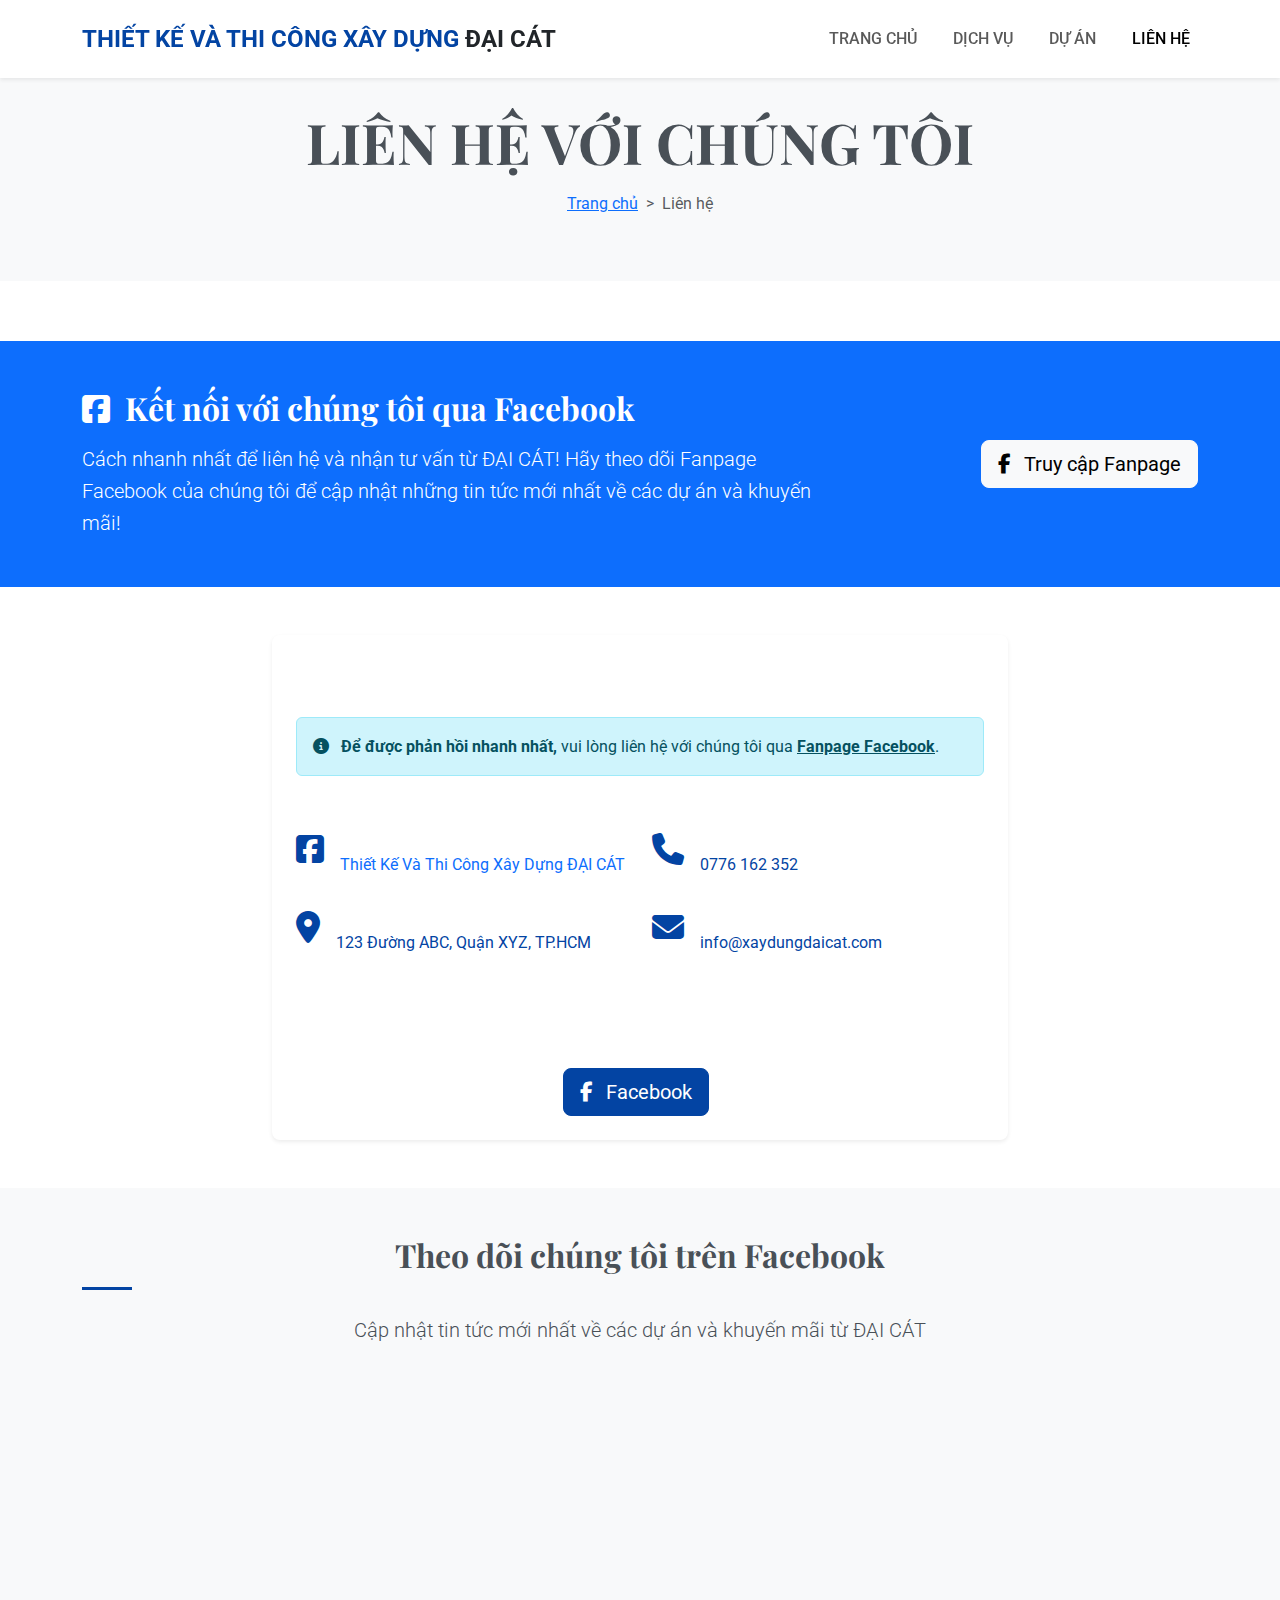
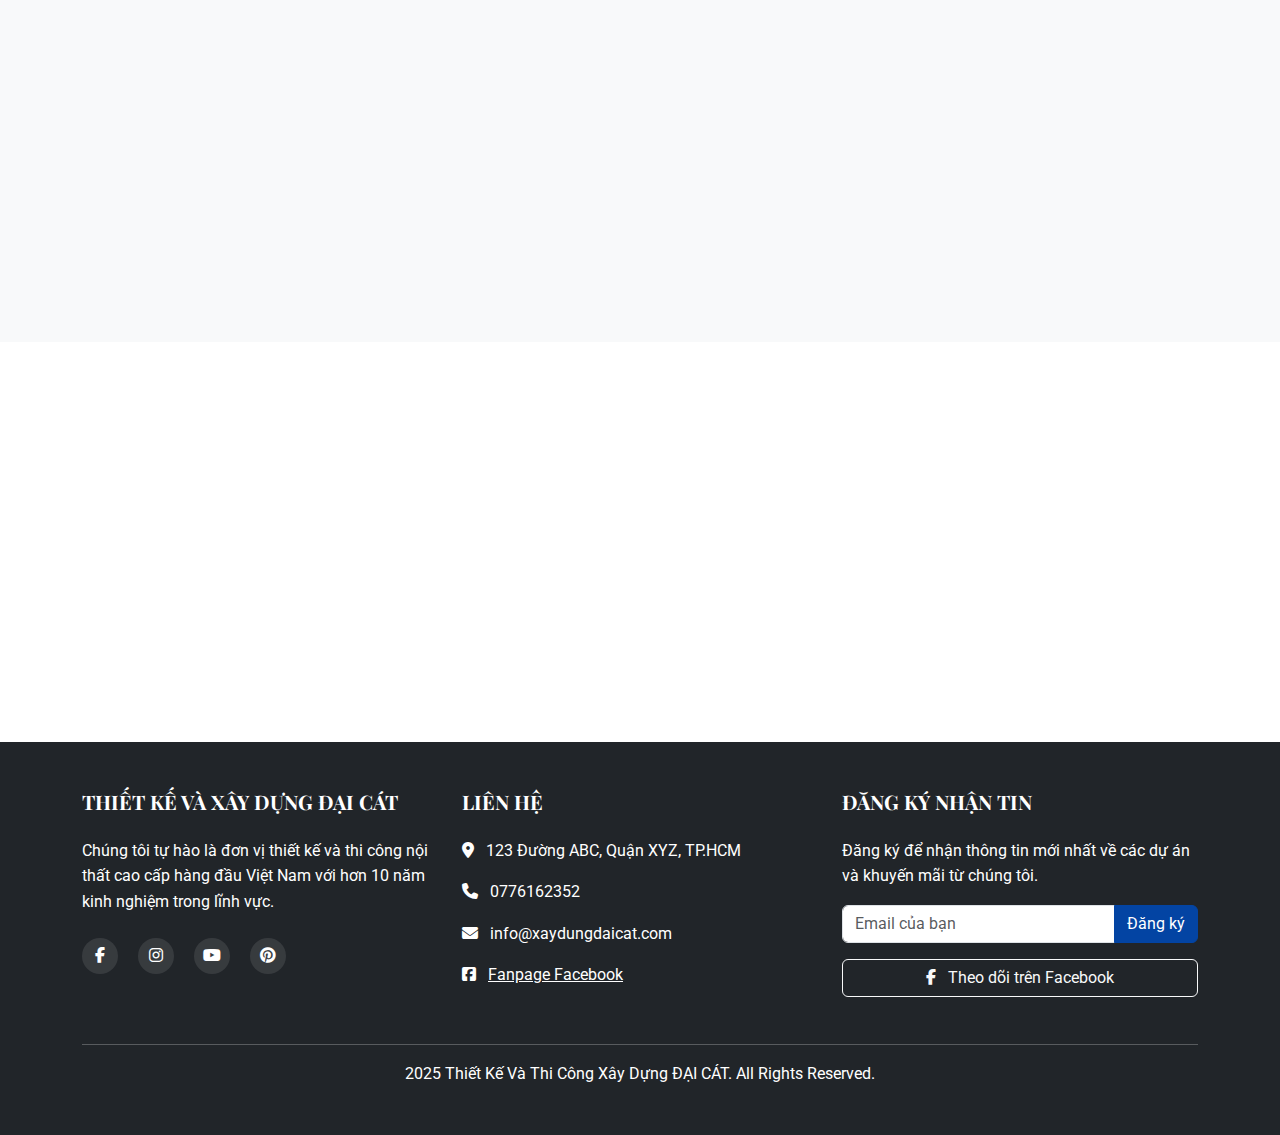
<file: contact.html>
<!DOCTYPE html>
<html lang="vi">
<head>
    <meta charset="UTF-8">
    <meta name="viewport" content="width=device-width, initial-scale=1.0">
    <title>Liên Hệ - Thiết Kế Và Thi Công Xây Dựng ĐẠI CÁT</title>
    
    <!-- Bootstrap CSS -->
    <link href="https://cdnjs.cloudflare.com/ajax/libs/bootstrap/5.3.0/css/bootstrap.min.css" rel="stylesheet">
    
    <!-- Font Awesome -->
    <link href="https://cdnjs.cloudflare.com/ajax/libs/font-awesome/6.4.0/css/all.min.css" rel="stylesheet">
    
    <!-- Google Fonts -->
    <link href="https://fonts.googleapis.com/css2?family=Roboto:wght@300;400;500;700&family=Playfair+Display:wght@400;500;700&display=swap" rel="stylesheet">
    
    <!-- Custom CSS -->
    <link href="css/style.css" rel="stylesheet">
</head>
<body>
    <!-- Header & Navigation -->
    <header>
        <nav class="navbar navbar-expand-lg navbar-light bg-white fixed-top shadow-sm">
            <div class="container">
                <a class="navbar-brand" href="index.html">
                    <span class="fw-bold text-primary">THIẾT KẾ VÀ THI CÔNG XÂY DỰNG</span> <span class="text-dark">ĐẠI CÁT</span>
                </a>
                <button class="navbar-toggler" type="button" data-bs-toggle="collapse" data-bs-target="#navbarNav">
                    <span class="navbar-toggler-icon"></span>
                </button>
                <div class="collapse navbar-collapse" id="navbarNav">
                    <ul class="navbar-nav ms-auto">
                        <li class="nav-item">
                            <a class="nav-link" href="index.html">TRANG CHỦ</a>
                        </li>
                        <li class="nav-item">
                            <a class="nav-link" href="services.html">DỊCH VỤ</a>
                        </li>
                        <li class="nav-item">
                            <a class="nav-link" href="projects.html">DỰ ÁN</a>
                        </li>
                        <li class="nav-item">
                            <a class="nav-link active" href="contact.html">LIÊN HỆ</a>
                        </li>
                    </ul>
                </div>
            </div>
        </nav>
    </header>

    <!-- Page Header -->
    <section class="page-header py-5 bg-light">
        <div class="container">
            <div class="row">
                <div class="col-12 text-center">
                    <h1 class="display-4 fw-bold">LIÊN HỆ VỚI CHÚNG TÔI</h1>
                    <nav aria-label="breadcrumb">
                        <ol class="breadcrumb justify-content-center">
                            <li class="breadcrumb-item"><a href="index.html">Trang chủ</a></li>
                            <li class="breadcrumb-item active" aria-current="page">Liên hệ</li>
                        </ol>
                    </nav>
                </div>
            </div>
        </div>
    </section>

    <!-- Facebook Banner -->
    <section class="facebook-banner py-5 bg-primary text-white">
        <div class="container">
            <div class="row align-items-center">
                <div class="col-lg-8 mb-4 mb-lg-0">
                    <h2 class="mb-3"><i class="fab fa-facebook-square me-2"></i> Kết nối với chúng tôi qua Facebook</h2>
                    <p class="lead mb-0">Cách nhanh nhất để liên hệ và nhận tư vấn từ ĐẠI CÁT! Hãy theo dõi Fanpage Facebook của chúng tôi để cập nhật những tin tức mới nhất về các dự án và khuyến mãi!</p>
                </div>
                <div class="col-lg-4 text-lg-end">
                    <a href="https://www.facebook.com/profile.php?id=61574949336067&mibextid=wwXIfr" target="_blank" class="btn btn-light btn-lg"><i class="fab fa-facebook-f me-2"></i> Truy cập Fanpage</a>
                </div>
            </div>
        </div>
    </section>

    <!-- Contact Section -->
    <section class="contact-section py-5">
        <div class="container">
            <div class="row justify-content-center">
                <div class="col-lg-8">
                    <div class="contact-info p-4 bg-white shadow-sm">
                        <h3 class="mb-4 text-center">Thông tin liên hệ</h3>
                        <div class="alert alert-info" role="alert">
                            <i class="fas fa-info-circle me-2"></i> <strong>Để được phản hồi nhanh nhất,</strong> vui lòng liên hệ với chúng tôi qua <a href="https://www.facebook.com/profile.php?id=61574949336067&mibextid=wwXIfr" target="_blank" class="alert-link">Fanpage Facebook</a>.
                        </div>
                        
                        <div class="row mt-5">
                            <div class="col-md-6 mb-4">
                                <!-- Facebook Contact -->
                                <div class="contact-item d-flex align-items-center mb-4">
                                    <div class="contact-icon me-3">
                                        <i class="fab fa-facebook-square fa-2x text-primary"></i>
                                    </div>
                                    <div class="contact-text">
                                        <h5 class="mb-1">Facebook</h5>
                                        <p class="mb-0 text-primary"><a href="https://www.facebook.com/profile.php?id=61574949336067&mibextid=wwXIfr" target="_blank" class="text-decoration-none">Thiết Kế Và Thi Công Xây Dựng ĐẠI CÁT</a></p>
                                    </div>
                                </div>
                                
                                <div class="contact-item d-flex align-items-center mb-4">
                                    <div class="contact-icon me-3">
                                        <i class="fas fa-map-marker-alt fa-2x text-primary"></i>
                                    </div>
                                    <div class="contact-text">
                                        <h5 class="mb-1">Địa chỉ</h5>
                                        <p class="mb-0 text-primary">123 Đường ABC, Quận XYZ, TP.HCM</p>
                                    </div>
                                </div>
                            </div>
                            
                            <div class="col-md-6 mb-4">
                                <div class="contact-item d-flex align-items-center mb-4">
                                    <div class="contact-icon me-3">
                                        <i class="fas fa-phone fa-2x text-primary"></i>
                                    </div>
                                    <div class="contact-text">
                                        <h5 class="mb-1">Điện thoại</h5>
                                        <p class="mb-0 text-primary">0776 162 352</p>
                                    </div>
                                </div>
                                
                                <div class="contact-item d-flex align-items-center mb-4">
                                    <div class="contact-icon me-3">
                                        <i class="fas fa-envelope fa-2x text-primary"></i>
                                    </div>
                                    <div class="contact-text">
                                        <h5 class="mb-1">Email</h5>
                                        <p class="mb-0 text-primary">info@xaydungdaicat.com</p>
                                    </div>
                                </div>
                            </div>
                        </div>
                        
                        <div class="text-center mt-4">
                            <h5 class="mb-3">Kết nối với chúng tôi</h5>
                            <a href="https://www.facebook.com/profile.php?id=61574949336067&mibextid=wwXIfr" target="_blank" class="btn btn-primary btn-lg me-2"><i class="fab fa-facebook-f me-2"></i> Facebook</a>
                        </div>
                    </div>
                </div>
            </div>
        </div>
    </section>

    <!-- Facebook Page Plugin -->
    <section class="facebook-plugin py-5 bg-light">
        <div class="container">
            <div class="row">
                <div class="col-12 text-center mb-4">
                    <h2 class="section-title">Theo dõi chúng tôi trên Facebook</h2>
                    <p class="lead">Cập nhật tin tức mới nhất về các dự án và khuyến mãi từ ĐẠI CÁT</p>
                </div>
                <div class="col-12 d-flex justify-content-center">
                    <div class="fb-page-embed">
                        <iframe src="https://www.facebook.com/plugins/page.php?href=https%3A%2F%2Fwww.facebook.com%2Fprofile.php%3Fid%3D61574949336067&tabs=timeline&width=500&height=500&small_header=false&adapt_container_width=true&hide_cover=false&show_facepile=true&appId" width="500" height="500" style="border:none;overflow:hidden" scrolling="no" frameborder="0" allowfullscreen="true" allow="autoplay; clipboard-write; encrypted-media; picture-in-picture; web-share"></iframe>
                    </div>
                </div>
            </div>
        </div>
    </section>

    <!-- Google Map -->
    <section class="map-section">
        <div class="container-fluid p-0">
            <div class="map-container">
                <iframe src="https://www.google.com/maps/embed?pb=!1m18!1m12!1m3!1d3919.4241674197356!2d106.68800562777268!3d10.776545940948837!2m3!1f0!2f0!3f0!3m2!1i1024!2i768!4f13.1!3m3!1m2!1s0x31752f38f9ed887b%3A0x14aded5703768989!2zUGjhuqFtIE5nxakgTMOjbywgUXXhuq1uIDEsIFRow6BuaCBwaOG7kSBI4buTIENow60gTWluaCwgVmnhu4d0IE5hbQ!5e0!3m2!1svi!2s!4v1681807666645!5m2!1svi!2s" width="100%" height="450" style="border:0;" allowfullscreen="" loading="lazy" referrerpolicy="no-referrer-when-downgrade"></iframe>
            </div>
        </div>
    </section>

    <!-- Footer -->
    <footer class="bg-dark text-white py-5">
        <div class="container">
            <div class="row">
                <div class="col-md-4 mb-4">
                    <h5 class="mb-4">THIẾT KẾ VÀ XÂY DỰNG ĐẠI CÁT</h5>
                    <p>Chúng tôi tự hào là đơn vị thiết kế và thi công nội thất cao cấp hàng đầu Việt Nam với hơn 10 năm kinh nghiệm trong lĩnh vực.</p>
                    <div class="social-icons mt-4">
                        <a href="https://www.facebook.com/profile.php?id=61574949336067&mibextid=wwXIfr" target="_blank" class="text-white me-3"><i class="fab fa-facebook-f"></i></a>
                        <a href="#" class="text-white me-3"><i class="fab fa-instagram"></i></a>
                        <a href="#" class="text-white me-3"><i class="fab fa-youtube"></i></a>
                        <a href="#" class="text-white"><i class="fab fa-pinterest"></i></a>
                    </div>
                </div>
                <div class="col-md-4 mb-4">
                    <h5 class="mb-4">LIÊN HỆ</h5>
                    <p><i class="fas fa-map-marker-alt me-2"></i> 123 Đường ABC, Quận XYZ, TP.HCM</p>
                    <p><i class="fas fa-phone me-2"></i> 0776162352</p>
                    <p><i class="fas fa-envelope me-2"></i> info@xaydungdaicat.com</p>
                    <p><i class="fab fa-facebook-square me-2"></i> <a href="https://www.facebook.com/profile.php?id=61574949336067&mibextid=wwXIfr" target="_blank" class="text-white">Fanpage Facebook</a></p>
                </div>
                <div class="col-md-4 mb-4">
                    <h5 class="mb-4">ĐĂNG KÝ NHẬN TIN</h5>
                    <p>Đăng ký để nhận thông tin mới nhất về các dự án và khuyến mãi từ chúng tôi.</p>
                    <form>
                        <div class="input-group mb-3">
                            <input type="email" class="form-control" placeholder="Email của bạn">
                            <button class="btn btn-primary" type="submit">Đăng ký</button>
                        </div>
                    </form>
                    <div class="mt-3">
                        <a href="https://www.facebook.com/profile.php?id=61574949336067&mibextid=wwXIfr" target="_blank" class="btn btn-outline-light w-100"><i class="fab fa-facebook-f me-2"></i> Theo dõi trên Facebook</a>
                    </div>
                </div>
            </div>
            <hr>
            <div class="text-center">
                <p class="mb-0"> 2025 Thiết Kế Và Thi Công Xây Dựng ĐẠI CÁT. All Rights Reserved.</p>
            </div>
        </div>
    </footer>

    <!-- Bootstrap & jQuery JS -->
    <script src="https://cdnjs.cloudflare.com/ajax/libs/jquery/3.6.0/jquery.min.js"></script>
    <script src="https://cdnjs.cloudflare.com/ajax/libs/bootstrap/5.3.0/js/bootstrap.bundle.min.js"></script>
    
    <!-- Custom JS -->
    <script src="js/scripts.js"></script>
</body>
</html>
</file>
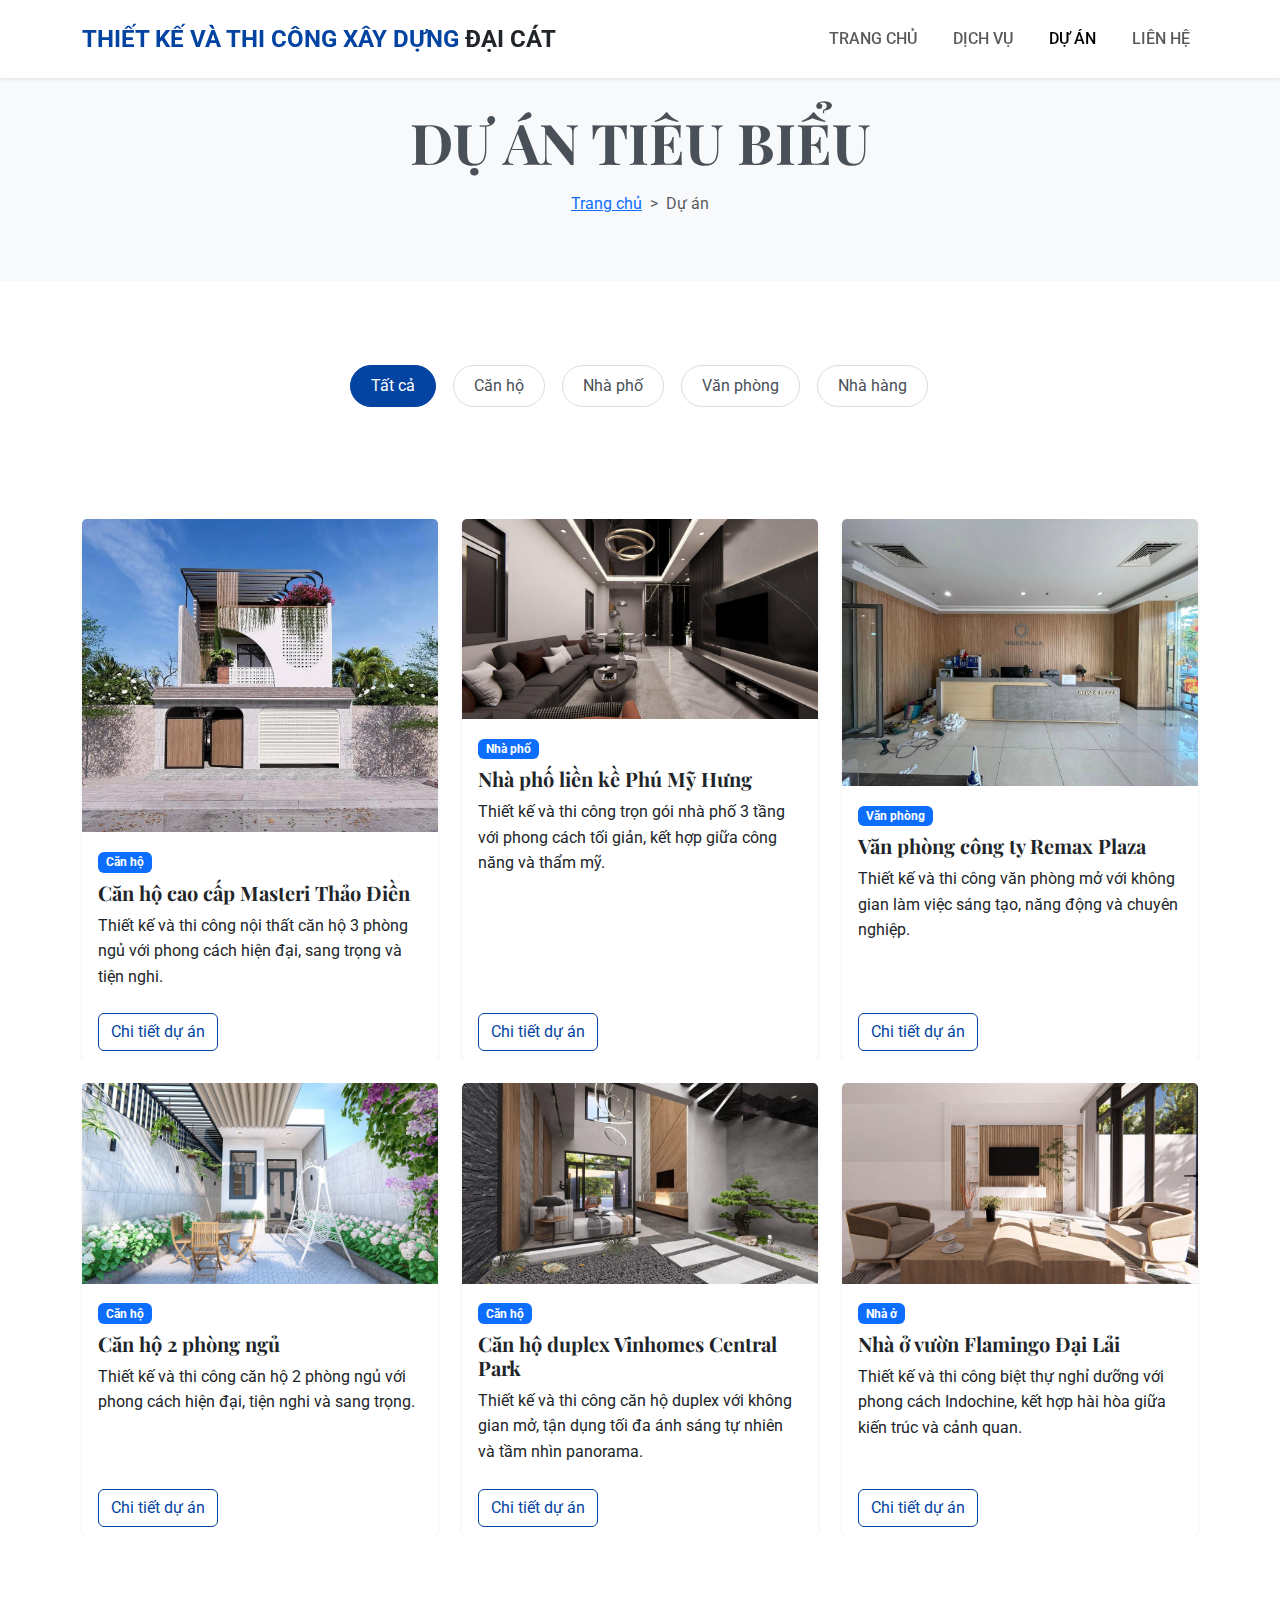
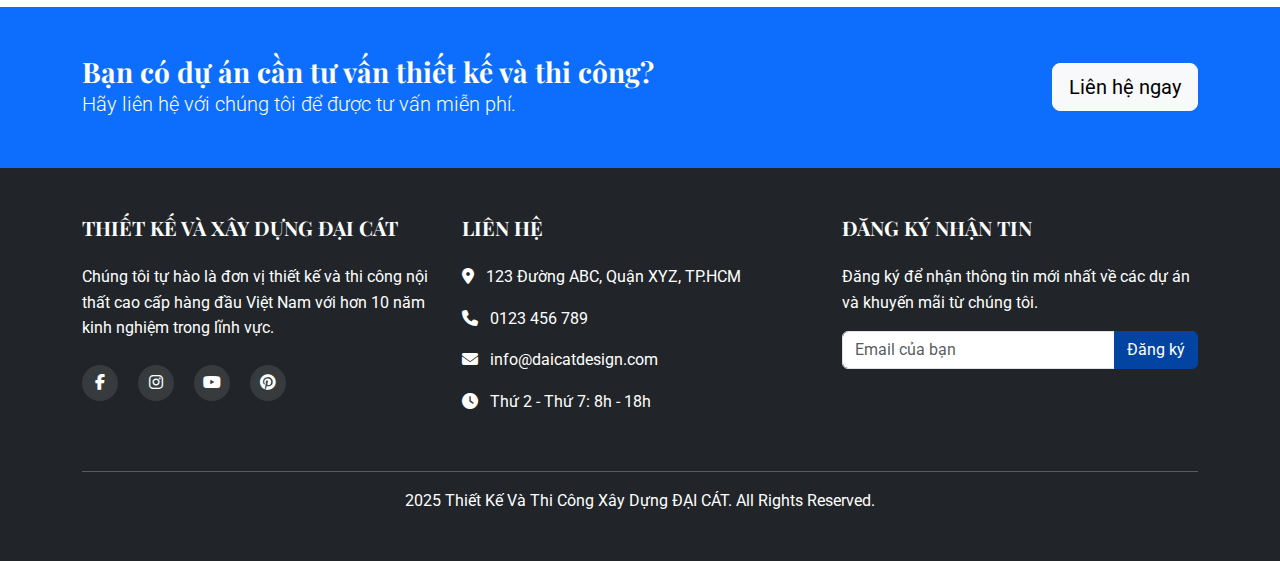
<file: projects.html>
<!DOCTYPE html>
<html lang="vi">
<head>
    <meta charset="UTF-8">
    <meta name="viewport" content="width=device-width, initial-scale=1.0">
    <title>Dự Án - Thiết Kế Và Thi Công Xây Dựng ĐẠI CÁT</title>
    
    <!-- Bootstrap CSS -->
    <link href="https://cdnjs.cloudflare.com/ajax/libs/bootstrap/5.3.0/css/bootstrap.min.css" rel="stylesheet">
    
    <!-- Font Awesome -->
    <link href="https://cdnjs.cloudflare.com/ajax/libs/font-awesome/6.4.0/css/all.min.css" rel="stylesheet">
    
    <!-- Google Fonts -->
    <link href="https://fonts.googleapis.com/css2?family=Roboto:wght@300;400;500;700&family=Playfair+Display:wght@400;500;700&display=swap" rel="stylesheet">
    
    <!-- Custom CSS -->
    <link href="css/style.css" rel="stylesheet">
</head>
<body>
    <!-- Header & Navigation -->
    <header>
        <nav class="navbar navbar-expand-lg navbar-light bg-white fixed-top shadow-sm">
            <div class="container">
                <a class="navbar-brand" href="index.html">
                    <span class="fw-bold text-primary">THIẾT KẾ VÀ THI CÔNG XÂY DỰNG</span> <span class="text-dark">ĐẠI CÁT</span>
                </a>
                <button class="navbar-toggler" type="button" data-bs-toggle="collapse" data-bs-target="#navbarNav">
                    <span class="navbar-toggler-icon"></span>
                </button>
                <div class="collapse navbar-collapse" id="navbarNav">
                    <ul class="navbar-nav ms-auto">
                        <li class="nav-item">
                            <a class="nav-link" href="index.html">TRANG CHỦ</a>
                        </li>
                        <li class="nav-item">
                            <a class="nav-link" href="services.html">DỊCH VỤ</a>
                        </li>
                        <li class="nav-item">
                            <a class="nav-link active" href="projects.html">DỰ ÁN</a>
                        </li>
                        <li class="nav-item">
                            <a class="nav-link" href="contact.html">LIÊN HỆ</a>
                        </li>
                    </ul>
                </div>
            </div>
        </nav>
    </header>

    <!-- Page Header -->
    <section class="page-header py-5 bg-light">
        <div class="container">
            <div class="row">
                <div class="col-12 text-center">
                    <h1 class="display-4 fw-bold">DỰ ÁN TIÊU BIỂU</h1>
                    <nav aria-label="breadcrumb">
                        <ol class="breadcrumb justify-content-center">
                            <li class="breadcrumb-item"><a href="index.html">Trang chủ</a></li>
                            <li class="breadcrumb-item active" aria-current="page">Dự án</li>
                        </ol>
                    </nav>
                </div>
            </div>
        </div>
    </section>

    <!-- Filter Buttons -->
    <section class="project-filter py-4">
        <div class="container">
            <div class="text-center">
                <div class="filter-buttons">
                    <button class="btn btn-outline-primary filter-btn active me-2 mb-2" data-filter="all">Tất cả</button>
                    <button class="btn btn-outline-primary filter-btn me-2 mb-2" data-filter="apartment">Căn hộ</button>
                    <button class="btn btn-outline-primary filter-btn me-2 mb-2" data-filter="house">Nhà phố</button>
                    <button class="btn btn-outline-primary filter-btn me-2 mb-2" data-filter="office">Văn phòng</button>
                    <button class="btn btn-outline-primary filter-btn me-2 mb-2" data-filter="restaurant">Nhà hàng</button>
                </div>
            </div>
        </div>
    </section>

    <!-- Projects Grid -->
    <section class="projects-grid py-5">
        <div class="container">
            <div class="row">
                <!-- Project 1 -->
                <div class="col-md-6 col-lg-4 mb-4 project-item" data-category="apartment">
                    <div class="card border-0 shadow-sm h-100">
                        <img src="images/du-an-noi-bat-3.jpg" class="card-img-top" alt="Dự án căn hộ hiện đại">
                        <div class="card-body">
                            <span class="badge bg-primary mb-2">Căn hộ</span>
                            <h5 class="card-title">Căn hộ cao cấp Masteri Thảo Điền</h5>
                            <p class="card-text">Thiết kế và thi công nội thất căn hộ 3 phòng ngủ với phong cách hiện đại, sang trọng và tiện nghi.</p>
                        </div>
                        <div class="card-footer bg-white border-0">
                            <a href="#" class="btn btn-outline-primary" data-bs-toggle="modal" data-bs-target="#projectModal1">Chi tiết dự án</a>
                        </div>
                    </div>
                </div>
                
                <!-- Project 2 -->
                <div class="col-md-6 col-lg-4 mb-4 project-item" data-category="house">
                    <div class="card border-0 shadow-sm h-100">
                        <img src="images/du-an-2.jpg" class="card-img-top" alt="Dự án nhà phố hiện đại">
                        <div class="card-body">
                            <span class="badge bg-primary mb-2">Nhà phố</span>
                            <h5 class="card-title">Nhà phố liền kề Phú Mỹ Hưng</h5>
                            <p class="card-text">Thiết kế và thi công trọn gói nhà phố 3 tầng với phong cách tối giản, kết hợp giữa công năng và thẩm mỹ.</p>
                        </div>
                        <div class="card-footer bg-white border-0">
                            <a href="#" class="btn btn-outline-primary" data-bs-toggle="modal" data-bs-target="#projectModal2">Chi tiết dự án</a>
                        </div>
                    </div>
                </div>
                
                <!-- Project 3 -->
                <div class="col-md-6 col-lg-4 mb-4 project-item" data-category="office">
                    <div class="card border-0 shadow-sm h-100">
                        <img src="images/du-an-3.jpg" class="card-img-top" alt="Dự án văn phòng">
                        <div class="card-body">
                            <span class="badge bg-primary mb-2">Văn phòng</span>
                            <h5 class="card-title">Văn phòng công ty Remax Plaza</h5>
                            <p class="card-text">Thiết kế và thi công văn phòng mở với không gian làm việc sáng tạo, năng động và chuyên nghiệp.</p>
                        </div>
                        <div class="card-footer bg-white border-0">
                            <a href="#" class="btn btn-outline-primary" data-bs-toggle="modal" data-bs-target="#projectModal3">Chi tiết dự án</a>
                        </div>
                    </div>
                </div>
                
                <!-- Project 4 -->
                <div class="col-md-6 col-lg-4 mb-4 project-item" data-category="apartment">
                    <div class="card border-0 shadow-sm h-100">
                        <img src="images/du-an-4.jpg" class="card-img-top" alt="Dự án căn hộ">
                        <div class="card-body">
                            <span class="badge bg-primary mb-2">Căn hộ</span>
                            <h5 class="card-title">Căn hộ 2 phòng ngủ</h5>
                            <p class="card-text">Thiết kế và thi công căn hộ 2 phòng ngủ với phong cách hiện đại, tiện nghi và sang trọng.</p>
                        </div>
                        <div class="card-footer bg-white border-0">
                            <a href="#" class="btn btn-outline-primary" data-bs-toggle="modal" data-bs-target="#projectModal4">Chi tiết dự án</a>
                        </div>
                    </div>
                </div>
                
                <!-- Project 5 -->
                <div class="col-md-6 col-lg-4 mb-4 project-item" data-category="apartment">
                    <div class="card border-0 shadow-sm h-100">
                        <img src="images/du-an-5.jpg" class="card-img-top" alt="Dự án căn hộ">
                        <div class="card-body">
                            <span class="badge bg-primary mb-2">Căn hộ</span>
                            <h5 class="card-title">Căn hộ duplex Vinhomes Central Park</h5>
                            <p class="card-text">Thiết kế và thi công căn hộ duplex với không gian mở, tận dụng tối đa ánh sáng tự nhiên và tầm nhìn panorama.</p>
                        </div>
                        <div class="card-footer bg-white border-0">
                            <a href="#" class="btn btn-outline-primary" data-bs-toggle="modal" data-bs-target="#projectModal5">Chi tiết dự án</a>
                        </div>
                    </div>
                </div>
                
                <!-- Project 6 -->
                <div class="col-md-6 col-lg-4 mb-4 project-item" data-category="house">
                    <div class="card border-0 shadow-sm h-100">
                        <img src="images/du-an-6.jpg" class="card-img-top" alt="Dự án biệt thự">
                        <div class="card-body">
                            <span class="badge bg-primary mb-2">Nhà ở</span>
                            <h5 class="card-title">Nhà ở vườn Flamingo Đại Lải</h5>
                            <p class="card-text">Thiết kế và thi công biệt thự nghỉ dưỡng với phong cách Indochine, kết hợp hài hòa giữa kiến trúc và cảnh quan.</p>
                        </div>
                        <div class="card-footer bg-white border-0">
                            <a href="#" class="btn btn-outline-primary" data-bs-toggle="modal" data-bs-target="#projectModal6">Chi tiết dự án</a>
                        </div>
                    </div>
                </div>
            </div>
        </div>
    </section>

    <!-- Project Modal 1 -->
    <div class="modal fade" id="projectModal1" tabindex="-1" aria-hidden="true">
        <div class="modal-dialog modal-xl">
            <div class="modal-content">
                <div class="modal-header">
                    <h5 class="modal-title">Căn hộ cao cấp Masteri Thảo Điền</h5>
                    <button type="button" class="btn-close" data-bs-dismiss="modal" aria-label="Close"></button>
                </div>
                <div class="modal-body">
                    <div class="row">
                        <div class="col-md-8 mb-4 mb-md-0">
                            <div id="projectCarousel1" class="carousel slide" data-bs-ride="carousel">
                                <div class="carousel-inner">
                                    <div class="carousel-item active">
                                        <img src="images/du-an-noi-bat-3.jpg" class="d-block w-100" alt="Chi tiết dự án 1">
                                    </div>
                                    <div class="carousel-item">
                                        <img src="images/chi-tiet-du-an-1-1.jpg" class="d-block w-100" alt="Chi tiết dự án 2">
                                    </div>
                                    <div class="carousel-item">
                                        <img src="images/chi-tiet-du-an-1-2.jpg" class="d-block w-100" alt="Chi tiết dự án 3">
                                    </div>
                                </div>
                                <button class="carousel-control-prev" type="button" data-bs-target="#projectCarousel1" data-bs-slide="prev">
                                    <span class="carousel-control-prev-icon"></span>
                                </button>
                                <button class="carousel-control-next" type="button" data-bs-target="#projectCarousel1" data-bs-slide="next">
                                    <span class="carousel-control-next-icon"></span>
                                </button>
                            </div>
                        </div>
                        <div class="col-md-4">
                            <h4>Thông tin dự án</h4>
                            <ul class="list-unstyled">
                                <li><strong>Địa điểm:</strong> Quận 2, TP.HCM</li>
                                <li><strong>Diện tích:</strong> 120m²</li>
                                <li><strong>Thời gian:</strong> 2 tháng</li>
                                <li><strong>Dịch vụ:</strong> Thiết kế và thi công nội thất</li>
                                <li><strong>Phong cách:</strong> Hiện đại, sang trọng</li>
                            </ul>
                            <h4 class="mt-4">Mô tả dự án</h4>
                            <p>Dự án thiết kế và thi công nội thất căn hộ 3 phòng ngủ tại Masteri Thảo Điền với phong cách hiện đại, sang trọng. Không gian sống được tối ưu hóa cho gia đình 4 thành viên với đầy đủ công năng và tiện nghi.</p>
                            <p>Tông màu chủ đạo của căn hộ là trắng, xám và nâu gỗ, tạo cảm giác ấm cúng nhưng vẫn thanh lịch. Ánh sáng tự nhiên được tận dụng tối đa thông qua việc sử dụng rèm cửa thông minh và bố trí nội thất hợp lý.</p>
                        </div>
                    </div>
                </div>
            </div>
        </div>
    </div>

    <!-- Project Modal 2 -->
    <div class="modal fade" id="projectModal2" tabindex="-1" aria-hidden="true">
        <div class="modal-dialog modal-xl">
            <div class="modal-content">
                <div class="modal-header">
                    <h5 class="modal-title">Nhà phố liền kề Phú Mỹ Hưng</h5>
                    <button type="button" class="btn-close" data-bs-dismiss="modal" aria-label="Close"></button>
                </div>
                <div class="modal-body">
                    <div class="row">
                        <div class="col-md-8 mb-4 mb-md-0">
                            <div id="projectCarousel2" class="carousel slide" data-bs-ride="carousel">
                                <div class="carousel-inner">
                                    <div class="carousel-item active">
                                        <img src="images/du-an-2.jpg" class="d-block w-100" alt="Chi tiết dự án 1">
                                    </div>
                                    <div class="carousel-item">
                                        <img src="images/chi-tiet-du-an-2-2.jpg" class="d-block w-100" alt="Chi tiết dự án 2">
                                    </div>
                                    <div class="carousel-item">
                                        <img src="images/chi-tiet-du-an-2-3.jpg" class="d-block w-100" alt="Chi tiết dự án 3">
                                    </div>
                                </div>
                                <button class="carousel-control-prev" type="button" data-bs-target="#projectCarousel2" data-bs-slide="prev">
                                    <span class="carousel-control-prev-icon"></span>
                                </button>
                                <button class="carousel-control-next" type="button" data-bs-target="#projectCarousel2" data-bs-slide="next">
                                    <span class="carousel-control-next-icon"></span>
                                </button>
                            </div>
                        </div>
                        <div class="col-md-4">
                            <h4>Thông tin dự án</h4>
                            <ul class="list-unstyled">
                                <li><strong>Địa điểm:</strong> Quận 2, TP.HCM</li>
                                <li><strong>Diện tích:</strong> 120m²</li>
                                <li><strong>Thời gian:</strong> 2 tháng</li>
                                <li><strong>Dịch vụ:</strong> Thiết kế và thi công nội thất</li>
                                <li><strong>Phong cách:</strong> Hiện đại, sang trọng</li>
                            </ul>
                            <h4 class="mt-4">Mô tả dự án</h4>
                            <p>Dự án thiết kế và thi công nội thất căn hộ 3 phòng ngủ tại Masteri Thảo Điền với phong cách hiện đại, sang trọng. Không gian sống được tối ưu hóa cho gia đình 4 thành viên với đầy đủ công năng và tiện nghi.</p>
                            <p>Tông màu chủ đạo của căn hộ là trắng, xám và nâu gỗ, tạo cảm giác ấm cúng nhưng vẫn thanh lịch. Ánh sáng tự nhiên được tận dụng tối đa thông qua việc sử dụng rèm cửa thông minh và bố trí nội thất hợp lý.</p>
                        </div>
                    </div>
                </div>
            </div>
        </div>
    </div>

    <!-- Project Modal 3 -->
    <div class="modal fade" id="projectModal3" tabindex="-1" aria-hidden="true">
        <div class="modal-dialog modal-xl">
            <div class="modal-content">
                <div class="modal-header">
                    <h5 class="modal-title">Văn phòng công ty công nghệ TechX</h5>
                    <button type="button" class="btn-close" data-bs-dismiss="modal" aria-label="Close"></button>
                </div>
                <div class="modal-body">
                    <div class="row">
                        <div class="col-md-8 mb-4 mb-md-0">
                            <div id="projectCarousel3" class="carousel slide" data-bs-ride="carousel">
                                <div class="carousel-inner">
                                    <div class="carousel-item active">
                                        <img src="images/du-an-3.jpg" class="d-block w-100" alt="Chi tiết dự án 1">
                                    </div>
                                    <div class="carousel-item">
                                        <img src="images/chi-tiet-du-an-3-2.jpg" class="d-block w-100" alt="Chi tiết dự án 2">
                                    </div>
                                    <div class="carousel-item">
                                        <img src="images/chi-tiet-du-an-3-3.jpg" class="d-block w-100" alt="Chi tiết dự án 3">
                                    </div>
                                </div>
                                <button class="carousel-control-prev" type="button" data-bs-target="#projectCarousel3" data-bs-slide="prev">
                                    <span class="carousel-control-prev-icon"></span>
                                </button>
                                <button class="carousel-control-next" type="button" data-bs-target="#projectCarousel3" data-bs-slide="next">
                                    <span class="carousel-control-next-icon"></span>
                                </button>
                            </div>
                        </div>
                        <div class="col-md-4">
                            <h4>Thông tin dự án</h4>
                            <ul class="list-unstyled">
                                <li><strong>Địa điểm:</strong> Quận 2, TP.HCM</li>
                                <li><strong>Diện tích:</strong> 120m²</li>
                                <li><strong>Thời gian:</strong> 2 tháng</li>
                                <li><strong>Dịch vụ:</strong> Thiết kế và thi công nội thất</li>
                                <li><strong>Phong cách:</strong> Hiện đại, sang trọng</li>
                            </ul>
                            <h4 class="mt-4">Mô tả dự án</h4>
                            <p>Dự án thiết kế và thi công nội thất căn hộ 3 phòng ngủ tại Masteri Thảo Điền với phong cách hiện đại, sang trọng. Không gian sống được tối ưu hóa cho gia đình 4 thành viên với đầy đủ công năng và tiện nghi.</p>
                            <p>Tông màu chủ đạo của căn hộ là trắng, xám và nâu gỗ, tạo cảm giác ấm cúng nhưng vẫn thanh lịch. Ánh sáng tự nhiên được tận dụng tối đa thông qua việc sử dụng rèm cửa thông minh và bố trí nội thất hợp lý.</p>
                        </div>
                    </div>
                </div>
            </div>
        </div>
    </div>

    <!-- Project Modal 4 -->
    <div class="modal fade" id="projectModal4" tabindex="-1" aria-hidden="true">
        <div class="modal-dialog modal-xl">
            <div class="modal-content">
                <div class="modal-header">
                    <h5 class="modal-title">Căn hộ 2 phòng ngủ</h5>
                    <button type="button" class="btn-close" data-bs-dismiss="modal" aria-label="Close"></button>
                </div>
                <div class="modal-body">
                    <div class="row">
                        <div class="col-md-8 mb-4 mb-md-0">
                            <div id="projectCarousel4" class="carousel slide" data-bs-ride="carousel">
                                <div class="carousel-inner">
                                    <div class="carousel-item active">
                                        <img src="images/du-an-4.jpg" class="d-block w-100" alt="Chi tiết dự án 1">
                                    </div>
                                    <div class="carousel-item">
                                        <img src="images/chi-tiet-du-an-4-2.jpg" class="d-block w-100" alt="Chi tiết dự án 2">
                                    </div>
                                    <div class="carousel-item">
                                        <img src="images/chi-tiet-du-an-4-3.jpg" class="d-block w-100" alt="Chi tiết dự án 3">
                                    </div>
                                </div>
                                <button class="carousel-control-prev" type="button" data-bs-target="#projectCarousel4" data-bs-slide="prev">
                                    <span class="carousel-control-prev-icon"></span>
                                </button>
                                <button class="carousel-control-next" type="button" data-bs-target="#projectCarousel4" data-bs-slide="next">
                                    <span class="carousel-control-next-icon"></span>
                                </button>
                            </div>
                        </div>
                        <div class="col-md-4">
                            <h4>Thông tin dự án</h4>
                            <ul class="list-unstyled">
                                <li><strong>Địa điểm:</strong> Quận 2, TP.HCM</li>
                                <li><strong>Diện tích:</strong> 120m²</li>
                                <li><strong>Thời gian:</strong> 2 tháng</li>
                                <li><strong>Dịch vụ:</strong> Thiết kế và thi công nội thất</li>
                                <li><strong>Phong cách:</strong> Hiện đại, sang trọng</li>
                            </ul>
                            <h4 class="mt-4">Mô tả dự án</h4>
                            <p>Dự án thiết kế và thi công nội thất căn hộ 2 phòng ngủ tại Masteri Thảo Điền với phong cách hiện đại, sang trọng. Không gian sống được tối ưu hóa cho gia đình 4 thành viên với đầy đủ công năng và tiện nghi.</p>
                            <p>Tông màu chủ đạo của căn hộ là trắng, xám và nâu gỗ, tạo cảm giác ấm cúng nhưng vẫn thanh lịch. Ánh sáng tự nhiên được tận dụng tối đa thông qua việc sử dụng rèm cửa thông minh và bố trí nội thất hợp lý.</p>
                        </div>
                    </div>
                </div>
            </div>
        </div>
    </div>

    <!-- Project Modal 5 -->
    <div class="modal fade" id="projectModal5" tabindex="-1" aria-hidden="true">
        <div class="modal-dialog modal-xl">
            <div class="modal-content">
                <div class="modal-header">
                    <h5 class="modal-title">Căn hộ duplex Vinhomes Central Park</h5>
                    <button type="button" class="btn-close" data-bs-dismiss="modal" aria-label="Close"></button>
                </div>
                <div class="modal-body">
                    <div class="row">
                        <div class="col-md-8 mb-4 mb-md-0">
                            <div id="projectCarousel5" class="carousel slide" data-bs-ride="carousel">
                                <div class="carousel-inner">
                                    <div class="carousel-item active">
                                        <img src="images/du-an-5.jpg" class="d-block w-100" alt="Chi tiết dự án 1">
                                    </div>
                                    <div class="carousel-item">
                                        <img src="images/chi-tiet-du-an-5-2.jpg" class="d-block w-100" alt="Chi tiết dự án 2">
                                    </div>
                                    <div class="carousel-item">
                                        <img src="images/chi-tiet-du-an-5-3.jpg" class="d-block w-100" alt="Chi tiết dự án 3">
                                    </div>
                                </div>
                                <button class="carousel-control-prev" type="button" data-bs-target="#projectCarousel5" data-bs-slide="prev">
                                    <span class="carousel-control-prev-icon"></span>
                                </button>
                                <button class="carousel-control-next" type="button" data-bs-target="#projectCarousel5" data-bs-slide="next">
                                    <span class="carousel-control-next-icon"></span>
                                </button>
                            </div>
                        </div>
                        <div class="col-md-4">
                            <h4>Thông tin dự án</h4>
                            <ul class="list-unstyled">
                                <li><strong>Địa điểm:</strong> Quận 2, TP.HCM</li>
                                <li><strong>Diện tích:</strong> 120m²</li>
                                <li><strong>Thời gian:</strong> 2 tháng</li>
                                <li><strong>Dịch vụ:</strong> Thiết kế và thi công nội thất</li>
                                <li><strong>Phong cách:</strong> Hiện đại, sang trọng</li>
                            </ul>
                            <h4 class="mt-4">Mô tả dự án</h4>
                            <p>Dự án thiết kế và thi công nội thất căn hộ duplex Vinhomes Central Park với phong cách hiện đại, sang trọng. Không gian sống được tối ưu hóa cho gia đình 4 thành viên với đầy đủ công năng và tiện nghi.</p>
                            <p>Tông màu chủ đạo của căn hộ là trắng, xám và nâu gỗ, tạo cảm giác ấm cúng nhưng vẫn thanh lịch. Ánh sáng tự nhiên được tận dụng tối đa thông qua việc sử dụng rèm cửa thông minh và bố trí nội thất hợp lý.</p>
                        </div>
                    </div>
                </div>
            </div>
        </div>
    </div>

    <!-- Project Modal 6 -->
    <div class="modal fade" id="projectModal6" tabindex="-1" aria-hidden="true">
        <div class="modal-dialog modal-xl">
            <div class="modal-content">
                <div class="modal-header">
                    <h5 class="modal-title">Nhà ở vườn Flamingo Đại Lải</h5>
                    <button type="button" class="btn-close" data-bs-dismiss="modal" aria-label="Close"></button>
                </div>
                <div class="modal-body">
                    <div class="row">
                        <div class="col-md-8 mb-4 mb-md-0">
                            <div id="projectCarousel6" class="carousel slide" data-bs-ride="carousel">
                                <div class="carousel-inner">
                                    <div class="carousel-item active">
                                        <img src="images/du-an-6.jpg" class="d-block w-100" alt="Chi tiết dự án 1">
                                    </div>
                                    <div class="carousel-item">
                                        <img src="images/chi-tiet-du-an-6-2.jpg" class="d-block w-100" alt="Chi tiết dự án 2">
                                    </div>
                                    <div class="carousel-item">
                                        <img src="images/chi-tiet-du-an-6-3.jpg" class="d-block w-100" alt="Chi tiết dự án 3">
                                    </div>
                                </div>
                                <button class="carousel-control-prev" type="button" data-bs-target="#projectCarousel6" data-bs-slide="prev">
                                    <span class="carousel-control-prev-icon"></span>
                                </button>
                                <button class="carousel-control-next" type="button" data-bs-target="#projectCarousel6" data-bs-slide="next">
                                    <span class="carousel-control-next-icon"></span>
                                </button>
                            </div>
                        </div>
                        <div class="col-md-4">
                            <h4>Thông tin dự án</h4>
                            <ul class="list-unstyled">
                                <li><strong>Địa điểm:</strong> Quận 2, TP.HCM</li>
                                <li><strong>Diện tích:</strong> 120m²</li>
                                <li><strong>Thời gian:</strong> 2 tháng</li>
                                <li><strong>Dịch vụ:</strong> Thiết kế và thi công nội thất</li>
                                <li><strong>Phong cách:</strong> Hiện đại, sang trọng</li>
                            </ul>
                            <h4 class="mt-4">Mô tả dự án</h4>
                            <p>Dự án thiết kế và thi công nội thất căn hộ duplex Vinhomes Central Park với phong cách hiện đại, sang trọng. Không gian sống được tối ưu hóa cho gia đình 4 thành viên với đầy đủ công năng và tiện nghi.</p>
                            <p>Tông màu chủ đạo của căn hộ là trắng, xám và nâu gỗ, tạo cảm giác ấm cúng nhưng vẫn thanh lịch. Ánh sáng tự nhiên được tận dụng tối đa thông qua việc sử dụng rèm cửa thông minh và bố trí nội thất hợp lý.</p>
                        </div>
                    </div>
                </div>
            </div>
        </div>
    </div>

    <!-- Call to Action -->
    <section class="cta py-5 bg-primary text-white">
        <div class="container">
            <div class="row align-items-center">
                <div class="col-lg-9 mb-4 mb-lg-0">
                    <h3 class="mb-0">Bạn có dự án cần tư vấn thiết kế và thi công?</h3>
                    <p class="lead mb-0">Hãy liên hệ với chúng tôi để được tư vấn miễn phí.</p>
                </div>
                <div class="col-lg-3 text-lg-end">
                    <a href="contact.html" class="btn btn-light btn-lg">Liên hệ ngay</a>
                </div>
            </div>
        </div>
    </section>

    <!-- Footer -->
    <footer class="bg-dark text-white py-5">
        <div class="container">
            <div class="row">
                <div class="col-md-4 mb-4">
                    <h5 class="mb-4">THIẾT KẾ VÀ XÂY DỰNG ĐẠI CÁT</h5>
                    <p>Chúng tôi tự hào là đơn vị thiết kế và thi công nội thất cao cấp hàng đầu Việt Nam với hơn 10 năm kinh nghiệm trong lĩnh vực.</p>
                    <div class="social-icons mt-4">
                        <a href="#" class="text-white me-3"><i class="fab fa-facebook-f"></i></a>
                        <a href="#" class="text-white me-3"><i class="fab fa-instagram"></i></a>
                        <a href="#" class="text-white me-3"><i class="fab fa-youtube"></i></a>
                        <a href="#" class="text-white"><i class="fab fa-pinterest"></i></a>
                    </div>
                </div>
                <div class="col-md-4 mb-4">
                    <h5 class="mb-4">LIÊN HỆ</h5>
                    <p><i class="fas fa-map-marker-alt me-2"></i> 123 Đường ABC, Quận XYZ, TP.HCM</p>
                    <p><i class="fas fa-phone me-2"></i> 0123 456 789</p>
                    <p><i class="fas fa-envelope me-2"></i> info@daicatdesign.com</p>
                    <p><i class="fas fa-clock me-2"></i> Thứ 2 - Thứ 7: 8h - 18h</p>
                </div>
                <div class="col-md-4 mb-4">
                    <h5 class="mb-4">ĐĂNG KÝ NHẬN TIN</h5>
                    <p>Đăng ký để nhận thông tin mới nhất về các dự án và khuyến mãi từ chúng tôi.</p>
                    <form>
                        <div class="input-group mb-3">
                            <input type="email" class="form-control" placeholder="Email của bạn">
                            <button class="btn btn-primary" type="submit">Đăng ký</button>
                        </div>
                    </form>
                </div>
            </div>
            <hr>
            <div class="text-center">
                <p class="mb-0"> 2025 Thiết Kế Và Thi Công Xây Dựng ĐẠI CÁT. All Rights Reserved.</p>
            </div>
        </div>
    </footer>

    <!-- Bootstrap & jQuery JS -->
    <script src="https://cdnjs.cloudflare.com/ajax/libs/jquery/3.6.0/jquery.min.js"></script>
    <script src="https://cdnjs.cloudflare.com/ajax/libs/bootstrap/5.3.0/js/bootstrap.bundle.min.js"></script>
    
    <!-- Custom JS -->
    <script src="js/scripts.js"></script>
</body>
</html>
</file>
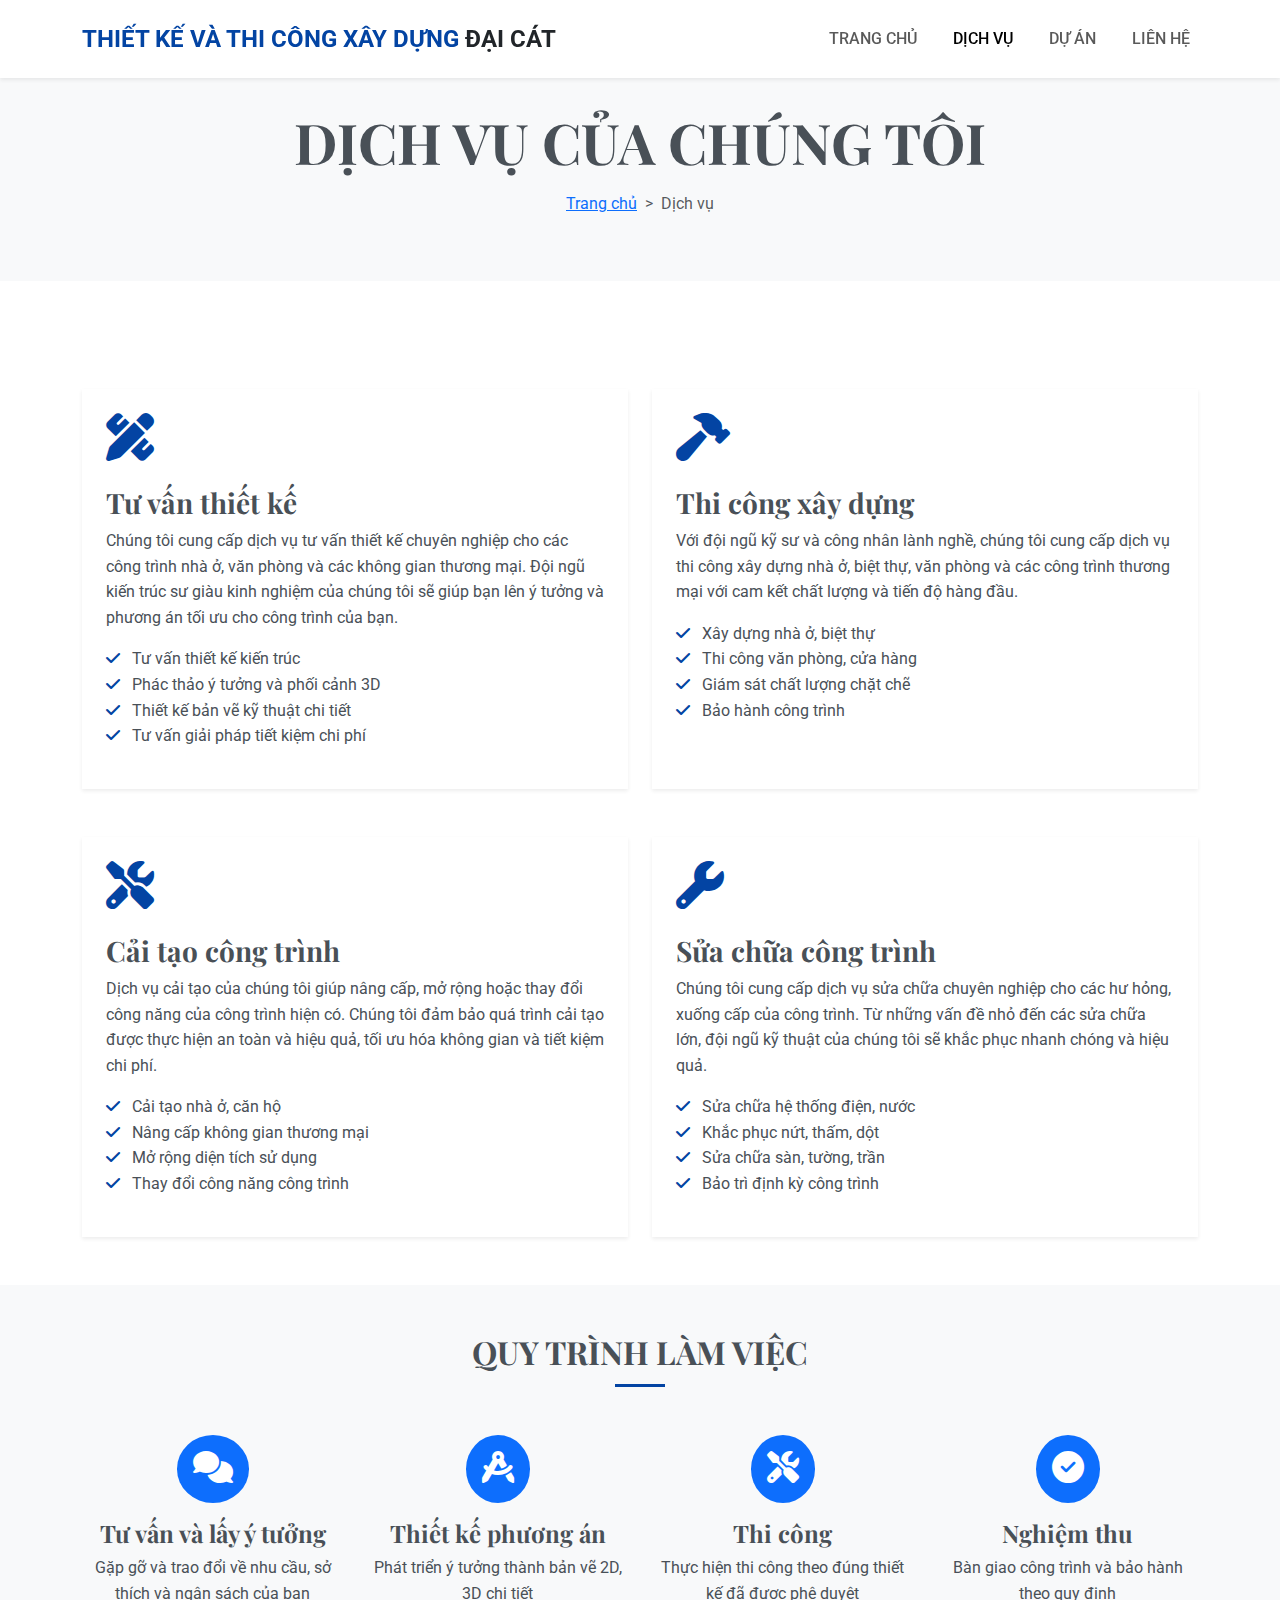
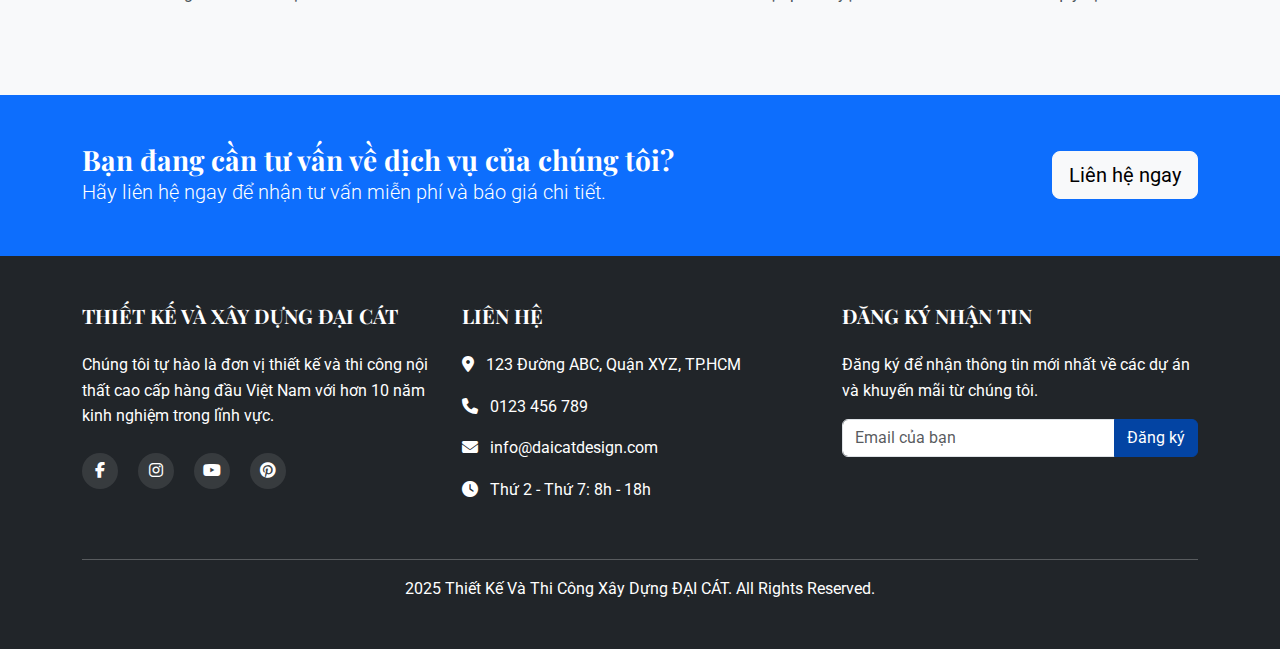
<file: services.html>
<!DOCTYPE html>
<html lang="vi">
<head>
    <meta charset="UTF-8">
    <meta name="viewport" content="width=device-width, initial-scale=1.0">
    <title>Dịch Vụ - Thiết Kế Và Thi Công Xây Dựng ĐẠI CÁT</title>
    
    <!-- Bootstrap CSS -->
    <link href="https://cdnjs.cloudflare.com/ajax/libs/bootstrap/5.3.0/css/bootstrap.min.css" rel="stylesheet">
    
    <!-- Font Awesome -->
    <link href="https://cdnjs.cloudflare.com/ajax/libs/font-awesome/6.4.0/css/all.min.css" rel="stylesheet">
    
    <!-- Google Fonts -->
    <link href="https://fonts.googleapis.com/css2?family=Roboto:wght@300;400;500;700&family=Playfair+Display:wght@400;500;700&display=swap" rel="stylesheet">
    
    <!-- Custom CSS -->
    <link href="css/style.css" rel="stylesheet">
</head>
<body>
    <!-- Header & Navigation -->
    <header>
        <nav class="navbar navbar-expand-lg navbar-light bg-white fixed-top shadow-sm">
            <div class="container">
                <a class="navbar-brand" href="index.html">
                    <span class="fw-bold text-primary">THIẾT KẾ VÀ THI CÔNG XÂY DỰNG</span> <span class="text-dark">ĐẠI CÁT</span>
                </a>
                <button class="navbar-toggler" type="button" data-bs-toggle="collapse" data-bs-target="#navbarNav">
                    <span class="navbar-toggler-icon"></span>
                </button>
                <div class="collapse navbar-collapse" id="navbarNav">
                    <ul class="navbar-nav ms-auto">
                        <li class="nav-item">
                            <a class="nav-link" href="index.html">TRANG CHỦ</a>
                        </li>
                        <li class="nav-item">
                            <a class="nav-link active" href="services.html">DỊCH VỤ</a>
                        </li>
                        <li class="nav-item">
                            <a class="nav-link" href="projects.html">DỰ ÁN</a>
                        </li>
                        <li class="nav-item">
                            <a class="nav-link" href="contact.html">LIÊN HỆ</a>
                        </li>
                    </ul>
                </div>
            </div>
        </nav>
    </header>

    <!-- Page Header -->
    <section class="page-header py-5 bg-light">
        <div class="container">
            <div class="row">
                <div class="col-12 text-center">
                    <h1 class="display-4 fw-bold">DỊCH VỤ CỦA CHÚNG TÔI</h1>
                    <nav aria-label="breadcrumb">
                        <ol class="breadcrumb justify-content-center">
                            <li class="breadcrumb-item"><a href="index.html">Trang chủ</a></li>
                            <li class="breadcrumb-item active" aria-current="page">Dịch vụ</li>
                        </ol>
                    </nav>
                </div>
            </div>
        </div>
    </section>

    <!-- Services Section -->
    <section class="services py-5">
        <div class="container">
            <div class="row mb-5">
                <div class="col-md-6 mb-4 mb-md-0">
                    <div class="service-box p-4 shadow-sm h-100">
                        <div class="service-icon mb-4">
                            <i class="fas fa-pencil-ruler fa-3x text-primary"></i>
                        </div>
                        <h3>Tư vấn thiết kế</h3>
                        <p>Chúng tôi cung cấp dịch vụ tư vấn thiết kế chuyên nghiệp cho các công trình nhà ở, văn phòng và các không gian thương mại. Đội ngũ kiến trúc sư giàu kinh nghiệm của chúng tôi sẽ giúp bạn lên ý tưởng và phương án tối ưu cho công trình của bạn.</p>
                        <ul class="list-unstyled">
                            <li><i class="fas fa-check text-primary me-2"></i> Tư vấn thiết kế kiến trúc</li>
                            <li><i class="fas fa-check text-primary me-2"></i> Phác thảo ý tưởng và phối cảnh 3D</li>
                            <li><i class="fas fa-check text-primary me-2"></i> Thiết kế bản vẽ kỹ thuật chi tiết</li>
                            <li><i class="fas fa-check text-primary me-2"></i> Tư vấn giải pháp tiết kiệm chi phí</li>
                        </ul>
                    </div>
                </div>
                <div class="col-md-6 mb-4 mb-md-0">
                    <div class="service-box p-4 shadow-sm h-100">
                        <div class="service-icon mb-4">
                            <i class="fas fa-hammer fa-3x text-primary"></i>
                        </div>
                        <h3>Thi công xây dựng</h3>
                        <p>Với đội ngũ kỹ sư và công nhân lành nghề, chúng tôi cung cấp dịch vụ thi công xây dựng nhà ở, biệt thự, văn phòng và các công trình thương mại với cam kết chất lượng và tiến độ hàng đầu.</p>
                        <ul class="list-unstyled">
                            <li><i class="fas fa-check text-primary me-2"></i> Xây dựng nhà ở, biệt thự</li>
                            <li><i class="fas fa-check text-primary me-2"></i> Thi công văn phòng, cửa hàng</li>
                            <li><i class="fas fa-check text-primary me-2"></i> Giám sát chất lượng chặt chẽ</li>
                            <li><i class="fas fa-check text-primary me-2"></i> Bảo hành công trình</li>
                        </ul>
                    </div>
                </div>
            </div>
            
            <div class="row">
                <div class="col-md-6 mb-4 mb-md-0">
                    <div class="service-box p-4 shadow-sm h-100">
                        <div class="service-icon mb-4">
                            <i class="fas fa-tools fa-3x text-primary"></i>
                        </div>
                        <h3>Cải tạo công trình</h3>
                        <p>Dịch vụ cải tạo của chúng tôi giúp nâng cấp, mở rộng hoặc thay đổi công năng của công trình hiện có. Chúng tôi đảm bảo quá trình cải tạo được thực hiện an toàn và hiệu quả, tối ưu hóa không gian và tiết kiệm chi phí.</p>
                        <ul class="list-unstyled">
                            <li><i class="fas fa-check text-primary me-2"></i> Cải tạo nhà ở, căn hộ</li>
                            <li><i class="fas fa-check text-primary me-2"></i> Nâng cấp không gian thương mại</li>
                            <li><i class="fas fa-check text-primary me-2"></i> Mở rộng diện tích sử dụng</li>
                            <li><i class="fas fa-check text-primary me-2"></i> Thay đổi công năng công trình</li>
                        </ul>
                    </div>
                </div>
                <div class="col-md-6 mb-4 mb-md-0">
                    <div class="service-box p-4 shadow-sm h-100">
                        <div class="service-icon mb-4">
                            <i class="fas fa-wrench fa-3x text-primary"></i>
                        </div>
                        <h3>Sửa chữa công trình</h3>
                        <p>Chúng tôi cung cấp dịch vụ sửa chữa chuyên nghiệp cho các hư hỏng, xuống cấp của công trình. Từ những vấn đề nhỏ đến các sửa chữa lớn, đội ngũ kỹ thuật của chúng tôi sẽ khắc phục nhanh chóng và hiệu quả.</p>
                        <ul class="list-unstyled">
                            <li><i class="fas fa-check text-primary me-2"></i> Sửa chữa hệ thống điện, nước</li>
                            <li><i class="fas fa-check text-primary me-2"></i> Khắc phục nứt, thấm, dột</li>
                            <li><i class="fas fa-check text-primary me-2"></i> Sửa chữa sàn, tường, trần</li>
                            <li><i class="fas fa-check text-primary me-2"></i> Bảo trì định kỳ công trình</li>
                        </ul>
                    </div>
                </div>
            </div>
        </div>
    </section>

    <!-- Process Section -->
    <section class="process py-5 bg-light">
        <div class="container">
            <h2 class="section-title text-center mb-5">QUY TRÌNH LÀM VIỆC</h2>
            
            <div class="row">
                <div class="col-md-3 mb-4">
                    <div class="process-item text-center">
                        <div class="process-icon mb-3">
                            <span class="bg-primary text-white rounded-circle d-inline-block p-3">
                                <i class="fas fa-comments fa-2x"></i>
                            </span>
                        </div>
                        <h4>Tư vấn và lấy ý tưởng</h4>
                        <p>Gặp gỡ và trao đổi về nhu cầu, sở thích và ngân sách của bạn</p>
                    </div>
                </div>
                <div class="col-md-3 mb-4">
                    <div class="process-item text-center">
                        <div class="process-icon mb-3">
                            <span class="bg-primary text-white rounded-circle d-inline-block p-3">
                                <i class="fas fa-drafting-compass fa-2x"></i>
                            </span>
                        </div>
                        <h4>Thiết kế phương án</h4>
                        <p>Phát triển ý tưởng thành bản vẽ 2D, 3D chi tiết</p>
                    </div>
                </div>
                <div class="col-md-3 mb-4">
                    <div class="process-item text-center">
                        <div class="process-icon mb-3">
                            <span class="bg-primary text-white rounded-circle d-inline-block p-3">
                                <i class="fas fa-tools fa-2x"></i>
                            </span>
                        </div>
                        <h4>Thi công</h4>
                        <p>Thực hiện thi công theo đúng thiết kế đã được phê duyệt</p>
                    </div>
                </div>
                <div class="col-md-3 mb-4">
                    <div class="process-item text-center">
                        <div class="process-icon mb-3">
                            <span class="bg-primary text-white rounded-circle d-inline-block p-3">
                                <i class="fas fa-check-circle fa-2x"></i>
                            </span>
                        </div>
                        <h4>Nghiệm thu</h4>
                        <p>Bàn giao công trình và bảo hành theo quy định</p>
                    </div>
                </div>
            </div>
        </div>
    </section>

    <!-- Call to Action -->
    <section class="cta py-5 bg-primary text-white">
        <div class="container">
            <div class="row align-items-center">
                <div class="col-lg-9 mb-4 mb-lg-0">
                    <h3 class="mb-0">Bạn đang cần tư vấn về dịch vụ của chúng tôi?</h3>
                    <p class="lead mb-0">Hãy liên hệ ngay để nhận tư vấn miễn phí và báo giá chi tiết.</p>
                </div>
                <div class="col-lg-3 text-lg-end">
                    <a href="contact.html" class="btn btn-light btn-lg">Liên hệ ngay</a>
                </div>
            </div>
        </div>
    </section>

    <!-- Footer -->
    <footer class="bg-dark text-white py-5">
        <div class="container">
            <div class="row">
                <div class="col-md-4 mb-4">
                    <h5 class="mb-4">THIẾT KẾ VÀ XÂY DỰNG ĐẠI CÁT</h5>
                    <p>Chúng tôi tự hào là đơn vị thiết kế và thi công nội thất cao cấp hàng đầu Việt Nam với hơn 10 năm kinh nghiệm trong lĩnh vực.</p>
                    <div class="social-icons mt-4">
                        <a href="#" class="text-white me-3"><i class="fab fa-facebook-f"></i></a>
                        <a href="#" class="text-white me-3"><i class="fab fa-instagram"></i></a>
                        <a href="#" class="text-white me-3"><i class="fab fa-youtube"></i></a>
                        <a href="#" class="text-white"><i class="fab fa-pinterest"></i></a>
                    </div>
                </div>
                <div class="col-md-4 mb-4">
                    <h5 class="mb-4">LIÊN HỆ</h5>
                    <p><i class="fas fa-map-marker-alt me-2"></i> 123 Đường ABC, Quận XYZ, TP.HCM</p>
                    <p><i class="fas fa-phone me-2"></i> 0123 456 789</p>
                    <p><i class="fas fa-envelope me-2"></i> info@daicatdesign.com</p>
                    <p><i class="fas fa-clock me-2"></i> Thứ 2 - Thứ 7: 8h - 18h</p>
                </div>
                <div class="col-md-4 mb-4">
                    <h5 class="mb-4">ĐĂNG KÝ NHẬN TIN</h5>
                    <p>Đăng ký để nhận thông tin mới nhất về các dự án và khuyến mãi từ chúng tôi.</p>
                    <form>
                        <div class="input-group mb-3">
                            <input type="email" class="form-control" placeholder="Email của bạn">
                            <button class="btn btn-primary" type="submit">Đăng ký</button>
                        </div>
                    </form>
                </div>
            </div>
            <hr>
            <div class="text-center">
                <p class="mb-0"> 2025 Thiết Kế Và Thi Công Xây Dựng ĐẠI CÁT. All Rights Reserved.</p>
            </div>
        </div>
    </footer>

    <!-- Bootstrap & jQuery JS -->
    <script src="https://cdnjs.cloudflare.com/ajax/libs/jquery/3.6.0/jquery.min.js"></script>
    <script src="https://cdnjs.cloudflare.com/ajax/libs/bootstrap/5.3.0/js/bootstrap.bundle.min.js"></script>
    
    <!-- Custom JS -->
    <script src="js/scripts.js"></script>
</body>
</html>
</file>
<file: css/style.css>
/* Global Styles */
:root {
    --primary-color: #0344A3;
    --secondary-color: #333;
    --light-color: #f8f9fa;
    --dark-color: #212529;
    --text-color: #495057;
}

body {
    font-family: 'Roboto', sans-serif;
    color: var(--text-color);
    line-height: 1.6;
    overflow-x: hidden;
}

h1, h2, h3, h4, h5, h6 {
    font-family: 'Playfair Display', serif;
    font-weight: 700;
}

.section-title {
    position: relative;
    margin-bottom: 1.5rem;
    padding-bottom: 1rem;
}

.section-title::after {
    content: '';
    position: absolute;
    left: 0;
    bottom: 0;
    width: 50px;
    height: 3px;
    background-color: var(--primary-color);
}

.section-title.text-center::after {
    left: 50%;
    transform: translateX(-50%);
}

.btn-primary {
    background-color: var(--primary-color);
    border-color: var(--primary-color);
}

.btn-primary:hover, .btn-primary:focus {
    background-color: #e05a2b;
    border-color: #e05a2b;
}

.btn-outline-primary {
    color: var(--primary-color);
    border-color: var(--primary-color);
}

.btn-outline-primary:hover {
    background-color: var(--primary-color);
    border-color: var(--primary-color);
}

.text-primary {
    color: var(--primary-color) !important;
}

/* Header & Navigation */
header {
    margin-bottom: 60px;
}

.navbar {
    padding: 15px 0;
    transition: all 0.3s ease;
}

.navbar-brand {
    font-size: 1.5rem;
    font-weight: 700;
}

.nav-link {
    font-weight: 500;
    margin-left: 20px;
    transition: color 0.3s ease;
}

.nav-link:hover {
    color: var(--primary-color);
}

/* Hero Section */
.hero {
    position: relative;
    margin-top: 76px;
}

.carousel-item {
    height: 70vh;
}

.carousel-item img {
    height: 100%;
    object-fit: cover;
}

.carousel-caption {
    bottom: 30%;
    padding: 2rem;
    background-color: rgba(0, 0, 0, 0.5);
    border-radius: 5px;
    max-width: 70%;
    margin: 0 auto;
}

.carousel-caption h1 {
    font-size: 2.5rem;
    margin-bottom: 1rem;
}

/* About Section */
.about {
    padding: 80px 0;
}

/* Services Preview */
.services-preview .card {
    transition: transform 0.3s ease;
    border-radius: 8px;
    overflow: hidden;
}

.services-preview .card:hover {
    transform: translateY(-10px);
}

.services-preview .card-img-top {
    height: 220px;
    object-fit: cover;
}

/* Projects Preview */
.project-item {
    position: relative;
    overflow: hidden;
    border-radius: 8px;
    margin-bottom: 1rem;
}

.project-item img {
    transition: transform 0.3s ease;
}

.project-overlay {
    position: absolute;
    top: 0;
    left: 0;
    width: 100%;
    height: 100%;
    background-color: rgba(0, 0, 0, 0.7);
    display: flex;
    flex-direction: column;
    justify-content: center;
    align-items: center;
    opacity: 0;
    transition: opacity 0.3s ease;
    color: white;
    text-align: center;
    padding: 1rem;
}

.project-item:hover img {
    transform: scale(1.1);
}

.project-item:hover .project-overlay {
    opacity: 1;
}

/* Testimonials */
.testimonial-card {
    border-radius: 8px;
    height: 100%;
}

.testimonial-text {
    font-style: italic;
}

/* CTA Section */
.cta {
    background-color: var(--primary-color);
}

/* Footer */
footer {
    background-color: var(--dark-color);
}

.social-icons a {
    display: inline-block;
    width: 36px;
    height: 36px;
    line-height: 36px;
    text-align: center;
    background-color: rgba(255, 255, 255, 0.1);
    border-radius: 50%;
    margin-right: 8px;
    transition: background-color 0.3s ease;
}

.social-icons a:hover {
    background-color: var(--primary-color);
}

.copyright {
    background-color: rgba(0, 0, 0, 0.2);
}

/* Responsive */
@media (max-width: 991.98px) {
    .carousel-caption {
        bottom: 20%;
        max-width: 90%;
    }
    
    .carousel-caption h1 {
        font-size: 2rem;
    }
}

@media (max-width: 767.98px) {
    .carousel-item {
        height: 50vh;
    }
    
    .carousel-caption {
        bottom: 10%;
    }
    
    .carousel-caption h1 {
        font-size: 1.5rem;
    }
    
    .section-title {
        font-size: 1.8rem;
    }
}

/* Services Page Styles */
.service-detail {
    padding: 40px 0;
}

.service-detail-img {
    border-radius: 8px;
    overflow: hidden;
    margin-bottom: 1.5rem;
}

.service-feature {
    margin-bottom: 2rem;
}

.service-feature-icon {
    font-size: 2.5rem;
    color: var(--primary-color);
    margin-bottom: 1rem;
}

/* Projects Page Styles */
.project-filter {
    margin-bottom: 2rem;
}

.filter-btn {
    margin: 0 5px 10px;
    padding: 8px 20px;
    border-radius: 30px;
    background-color: transparent;
    border: 1px solid #ddd;
    color: var(--text-color);
    transition: all 0.3s ease;
}

.filter-btn.active, .filter-btn:hover {
    background-color: var(--primary-color);
    border-color: var(--primary-color);
    color: white;
}

.project-grid {
    margin-bottom: 3rem;
}

/* Contact Page Styles */
.contact-form {
    padding: 2rem;
    background-color: white;
    border-radius: 8px;
    box-shadow: 0 5px 15px rgba(0,0,0,0.1);
}

.contact-info {
    padding: 2rem;
    background-color: var(--primary-color);
    color: white;
    border-radius: 8px;
}

.contact-info-item {
    margin-bottom: 1.5rem;
}

.contact-info-icon {
    font-size: 1.5rem;
    margin-right: 1rem;
}

.map-container {
    height: 400px;
    border-radius: 8px;
    overflow: hidden;
}

/* Page Header */
.page-header {
    background-color: var(--light-color);
    padding: 100px 0 60px;
    margin-bottom: 60px;
}

.page-header h1 {
    margin-bottom: 1rem;
}

.breadcrumb {
    background-color: transparent;
    padding: 0;
}

.breadcrumb-item + .breadcrumb-item::before {
    content: ">";
}
</file>
